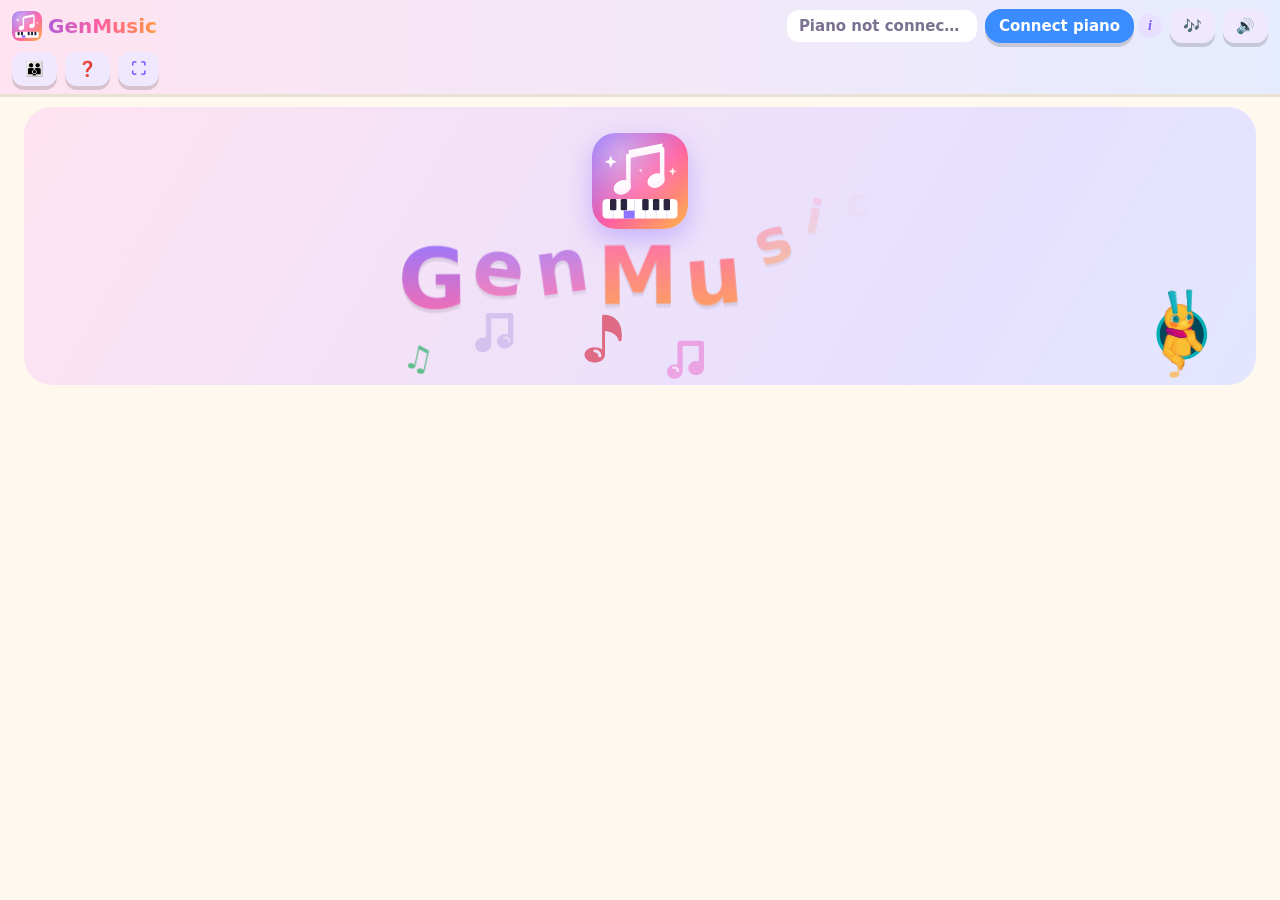
<file: index.html>
<!doctype html>
<html lang="en">
<head>
<meta charset="utf-8">
<meta name="app-version" content="20261128085440" data-updated="2026-11-28T08:54:40Z">
<meta name="viewport" content="width=device-width,initial-scale=1">
<meta name="theme-color" content="#7b5cff">
<title>GenMusic</title>
<link rel="manifest" href="manifest.webmanifest">
<link rel="icon" href="icon.svg" type="image/svg+xml">
<link rel="apple-touch-icon" href="icon-192.png">
<link rel="stylesheet" href="style.css?v=20261128085440">
</head>
<body>
<header>
  <h1 id="appTitle" class="brandhome" title="Home"><img src="icon.svg" alt="" class="brandimg">GenMusic</h1>
  <button id="playerChip" class="ghost small brandhome"></button>
  <span class="tabs" id="tabs">
    <button data-screen="library" class="active">📚 Library</button>
    <button data-screen="practice">🎹 Practice</button>
    <button data-screen="game" id="gameTab">🎮 Game 🔒</button>
    <button data-screen="stickers">⭐ Stickers</button>
  </span>
  <span class="spacer"></span>
  <span id="streakPill" class="pill">🔥 0</span>
  <span id="status">Piano not connected</span>
  <button id="connectBtn">Connect piano</button>
  <button id="bgmBtn" class="ghost small">🎶</button>
  <button id="soundBtn" class="ghost small">🔈 Sound: off</button>
  <button id="parentBtn" class="ghost small" title="Grown-ups: hold for 3 seconds">👪</button>
  <button id="kbModeBtn" class="hidden">⌨️</button>
  <button id="helpBtn" class="ghost small" title="Getting started — how everything works">❓</button>
  <button id="fsBtn" class="ghost small" title="Full screen">⛶</button>
</header>
<main>
  <div class="card hidden" id="kbhelp">
    Computer keys: white <kbd>A</kbd><kbd>S</kbd><kbd>D</kbd><kbd>F</kbd><kbd>G</kbd><kbd>H</kbd><kbd>J</kbd><kbd>K</kbd><kbd>L</kbd><kbd>;</kbd><kbd>'</kbd>,
    black <kbd>W</kbd><kbd>E</kbd><kbd>T</kbd><kbd>Y</kbd><kbd>U</kbd><kbd>O</kbd><kbd>P</kbd>. <kbd>Z</kbd>/<kbd>X</kbd> octave down/up, <kbd>A</kbd> = <b id="kbBase">C4</b>.
    You can also tap the keys on screen.
  </div>

  <!-- LIBRARY -->
  <section class="screen active" id="screen-library">
    <div class="card row">
      <b class="big-label">Pick a piece</b><span class="lot hdr" data-lot="music-notes"></span>
      <span class="spacer"></span>
      <span id="todayTxt" class="muted"></span>
      <label class="button-like">➕ Add a piece<input type="file" id="importFile" accept=".musicxml,.xml,.mxl,.mid,.midi" hidden></label>
    </div>
    <div id="libList"></div>
    <p id="updatedTxt" class="muted small-print" style="text-align:center"></p>
    <div id="recList"></div>
    <p class="muted small-print" id="credits"></p>
  </section>

  <!-- PRACTICE -->
  <section class="screen" id="screen-practice">
    <div class="card toolbar row">
      <div class="titleblock"><p id="pieceTitle"></p><span id="progressTxt" class="muted"></span></div>
      <span class="seg row" id="handSeg">
        <button data-hand="R" class="small">Right</button>
        <button data-hand="both" class="small">Both</button>
        <button data-hand="L" class="small">Left</button>
      </span>
      <label class="muted">Bars <input type="number" id="barFrom" min="1" value="1">–<input type="number" id="barTo" min="1" value="1"></label>
      <input type="checkbox" id="loopChk" hidden>
      <span class="spacer"></span>
      <button id="metroBtn" class="ghost small">🥁 Metronome</button>
      <button id="recBtn" class="ghost small">🎙 Record</button>
      <span class="btngrp"><button id="listenBtn" class="ghost small">▶ Listen</button>
      <button id="repeatBtn" class="ghost small" aria-pressed="false" title="Start again from the beginning, over and over">🔁 Repeat</button></span>
      <button id="restartBtn" class="ghost small" title="Start again from the first bar">↺</button>
      <button id="zoomOut" class="ghost small" title="Smaller music">A−</button>
      <button id="zoomIn" class="ghost small" title="Bigger music">A+</button>
    </div>
    <div id="metroPanel" class="metropanel card hidden" role="dialog" aria-label="Metronome">
      <div class="row mhead"><b>🥁 Metronome</b><span class="spacer"></span><button id="metroClose" class="hp-x" aria-label="Close">✕</button></div>
      <div class="row" style="justify-content:center"><span id="metroSig" class="badge"></span></div>
      <div id="metroDots" class="dots"></div>
      <div class="row bpmrow"><button id="mMinus" class="ghost">−</button><div class="bpm"><span id="mBpm">100</span><small id="mUnit"></small></div><button id="mPlus" class="ghost">+</button></div>
      <input type="range" id="mSlider" min="30" max="240" aria-label="Tempo">
      <div class="row"><button class="ghost small" data-pct="50">50%</button><button class="ghost small" data-pct="75">75%</button><button class="ghost small" data-pct="100" title="Back to the speed in the music">Song</button><button class="ghost small" id="mTap">👆 Tap</button></div>
      <div class="row"><label class="muted">Beats per bar <select id="mBeats"></select></label><label class="muted"><input type="checkbox" id="mAccent">Accent beat 1</label></div>
      <div class="row"><label class="muted">Sound <select id="mSound"><option value="drum">🥁 Drum</option><option value="wood">🪵 Woodblock</option><option value="tick">🖌️ Soft tick</option></select></label></div>
      <div class="row"><label class="muted">Volume <input type="range" id="mVol" min="0" max="100"></label><span class="spacer"></span><button id="mStart">▶ Start</button></div>
      <p class="muted small-print" id="mNote"></p>
    </div>
    <div class="card sheetcard" id="sheetCard"><div id="cheer"></div><div id="sheet"></div></div>
    <div class="rollwrap hidden" id="rollWrap"><div id="cheer2"></div><canvas id="rollCanvas"></canvas></div>
  </section>

  <!-- STICKERS -->
  <section class="screen" id="screen-home">
    <div class="hero">
      <div class="lot heroNotes" data-lot="music-notes"></div>
      <img src="icon.svg" alt="" class="heroIcon">
      <h1 class="logo" id="logo">GenMusic</h1>
      <p class="tag">Play, learn and collect stars 🎶</p>
      <p class="taphint">🎵 Tap anywhere to start the music</p>
      <div class="lot heroBuddy" data-lot="buddy"></div>
    </div>
    <h2 class="who">Who's playing?</h2>
    <div class="players" id="playerList"></div>
  </section>
  <section class="screen" id="screen-stickers"><div id="stickerBody"></div></section>

  <!-- PARENT -->
  <section class="screen" id="screen-parent">
    <div class="card row"><b class="big-label">👪 Parent screen</b><span class="spacer"></span><button class="ghost small" id="parentClose">✕ Close</button></div>
    <div id="parentBody"></div>
  </section>

  <!-- GAME -->
  <section class="screen" id="screen-game">
    <div class="card" id="lockCard"><div id="lockMsg">🔒 Finish one piece in <b>Practice</b> today to unlock the game!</div></div>
    <div class="card hidden" id="gameCard">
      <div class="row">
        <b id="gameTitle" class="big-label"></b>
        <span class="spacer"></span>
        <span class="seg row" id="gHandSeg">
          <button data-hand="R" class="small">Right</button>
          <button data-hand="both" class="small">Both</button>
          <button data-hand="L" class="small">Left</button>
        </span>
        <span class="seg row" id="speedSeg">
          <button data-speed="slow" class="small">🐢 Slow</button>
          <button data-speed="medium" class="small">🐇 Medium</button>
          <button data-speed="fast" class="small">🚀 Full speed</button>
        </span>
        <span class="btngrp"><button id="gZoomOut" class="ghost small" title="Smaller music">A−</button><button id="gZoomIn" class="ghost small" title="Bigger music">A+</button></span>
        <button id="startGameBtn">▶ Start</button>
      </div>
      <div id="gameHud"><span>Score: <b id="hudScore">0</b></span><span>Combo: <b id="hudCombo">0</b></span><span id="hudMsg"></span></div>
    </div>
  </section>

  <div class="card kbcard" id="kbCard">
    <canvas id="gameCanvas" class="hidden"></canvas>
    <div class="kbrow"><div class="kbend" id="kbLo"></div><div class="kb" id="kb"></div><div class="kbend" id="kbHi"></div></div>
  </div>
</main>

<div id="modal"><div class="box" id="modalBox"></div></div>
<canvas id="confetti"></canvas>
<div id="loading" class="hidden">Loading music…</div>

<script src="vendor/opensheetmusicdisplay.min.js?v=20261128085440"></script>
<script src="app.js?v=20261128085440"></script>
<script src="progress.js?v=20261128085440"></script>
<script src="metronome.js?v=20261128085440"></script>
<script src="help.js?v=20261128085440"></script>
<script src="vendor/gsap.min.js?v=20261128085440"></script>
<script src="celebrate.js?v=20261128085440"></script>
<script src="anims.js?v=20261128085440"></script>
<script src="home.js?v=20261128085440"></script>
<script src="bgm.js?v=20261128085440"></script>
<script src="chars.js?v=20261128085440"></script>
</body>
</html>
</file>
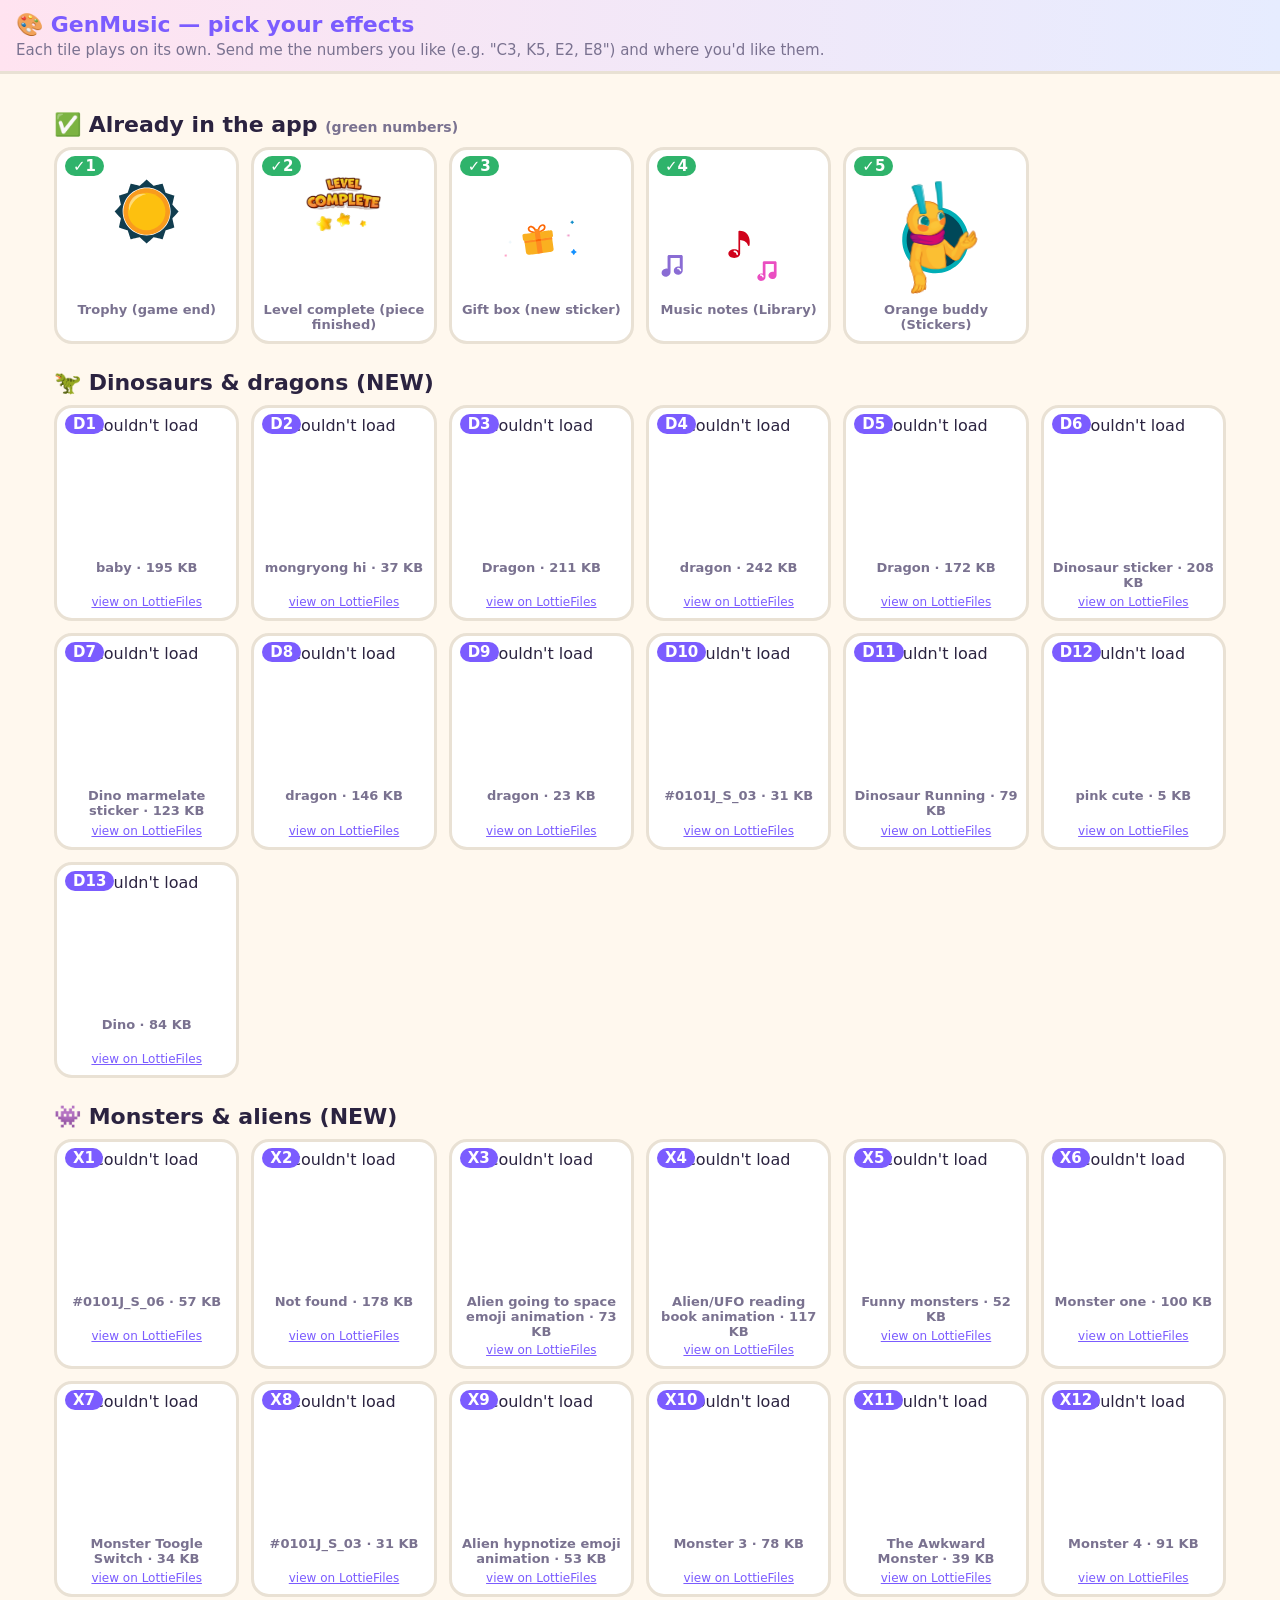
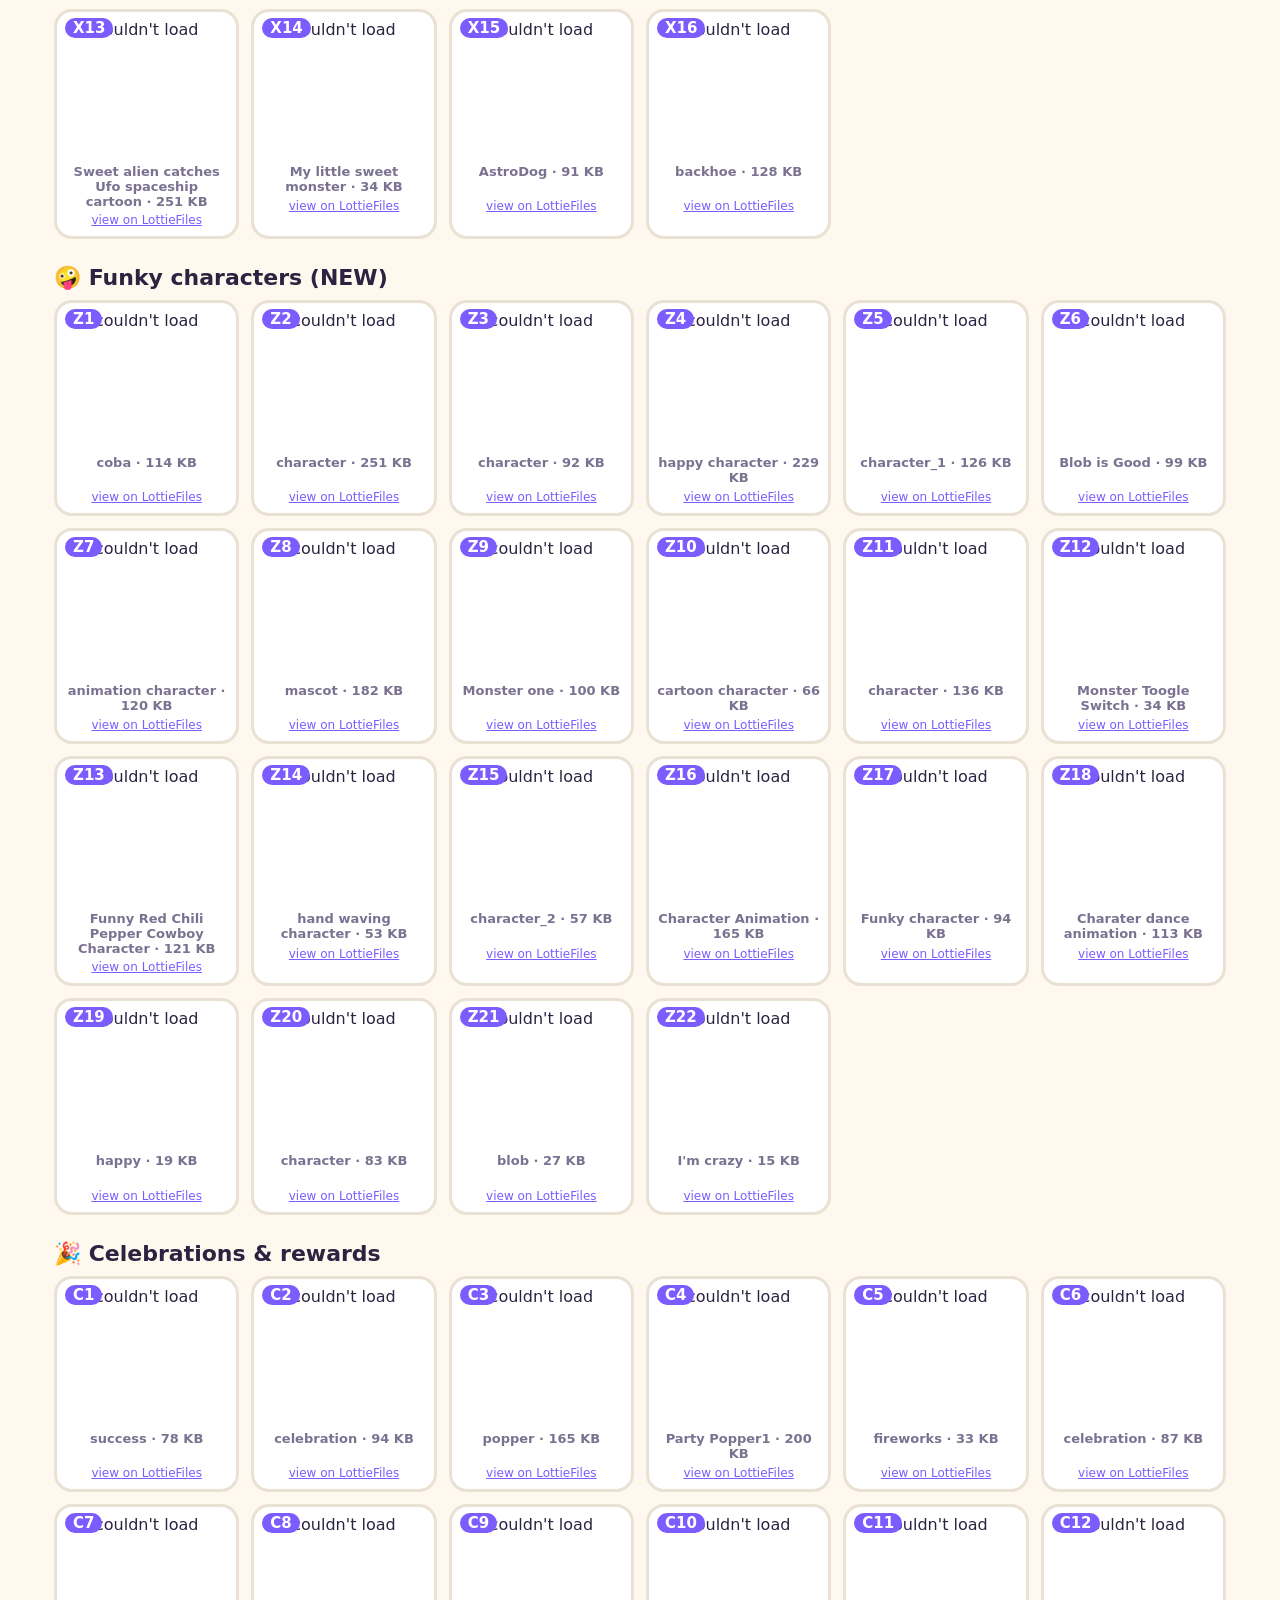
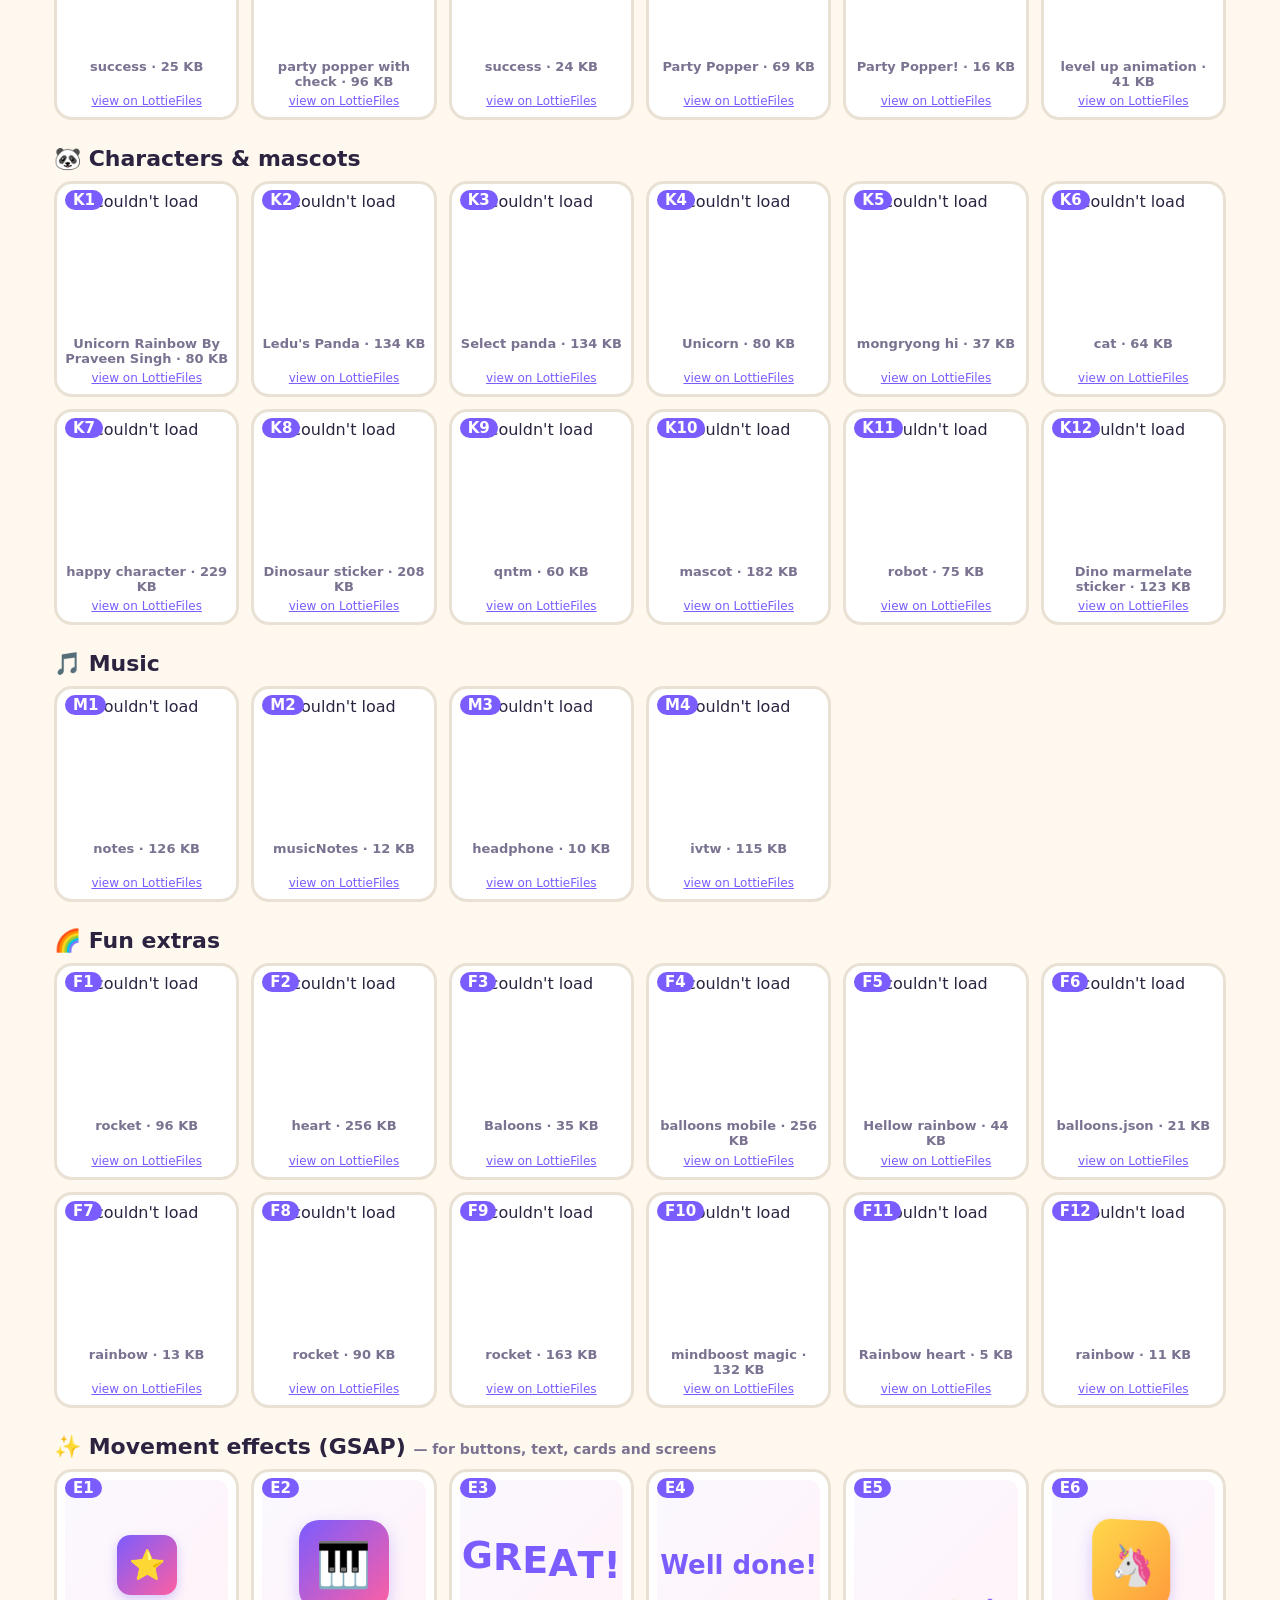
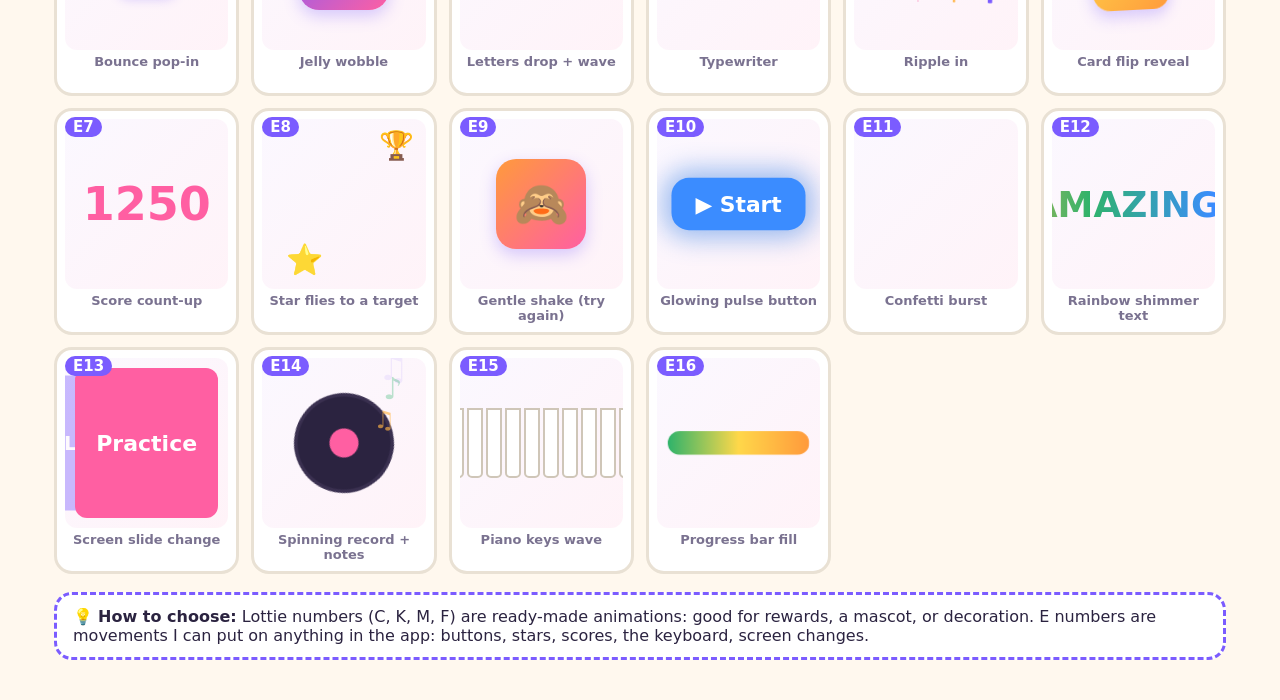
<file: gallery.html>
<!doctype html><html lang="en"><head><meta charset="utf-8"><meta name="viewport" content="width=device-width,initial-scale=1">
<title>GenMusic — pick your effects</title><link rel="icon" href="icon.svg">
<style>
:root{--ink:#2b2340;--muted:#7a7290;--purple:#7b5cff;--pink:#ff5fa2;--line:#e9e1d4}
*{box-sizing:border-box}body{margin:0;background:#fff8ee;color:var(--ink);font-family:"Nunito","Segoe UI Rounded","Segoe UI",system-ui,sans-serif}
header{position:sticky;top:0;z-index:5;background:linear-gradient(90deg,#ffe3f0,#e6ecff);padding:12px 16px;border-bottom:3px solid var(--line)}
header h1{margin:0;font-size:22px;color:var(--purple)}header p{margin:4px 0 0;font-size:15px;color:var(--muted)}
main{padding:12px 14px 40px;max-width:1200px;margin:0 auto}
h2{margin:26px 0 10px;font-size:22px}h2 small{font-size:14px;color:var(--muted);font-weight:600}
.grid{display:grid;grid-template-columns:repeat(auto-fill,minmax(160px,1fr));gap:12px}
.tile{background:#fff;border:3px solid var(--line);border-radius:18px;padding:8px;text-align:center;position:relative}
.tile .id{position:absolute;top:6px;left:8px;background:var(--purple);color:#fff;font-weight:900;border-radius:10px;padding:1px 8px;font-size:15px;z-index:2}
.tile.used .id{background:#2fb36b}
.tile .lot{width:100%;height:140px}
.tile .cap{font-size:13px;font-weight:700;color:var(--muted);margin-top:4px;min-height:2.4em}
.tile a{color:var(--purple);font-size:12px}
.fx{height:170px;display:flex;align-items:center;justify-content:center;overflow:hidden;position:relative;border-radius:12px;background:linear-gradient(135deg,#fbf8ff,#fff3f8)}
.fx .card{width:90px;height:90px;border-radius:20px;background:linear-gradient(135deg,#7b5cff,#ff5fa2);display:flex;align-items:center;justify-content:center;font-size:44px;color:#fff;box-shadow:0 6px 16px rgba(123,92,255,.3)}
.fx .word{font-size:38px;font-weight:900;color:var(--purple)}.fx .word span{display:inline-block}
.fx .mini{display:grid;grid-template-columns:repeat(4,30px);gap:6px}.fx .mini i{display:block;width:30px;height:30px;border-radius:8px;background:#ffb547}
.fx .mini i:nth-child(3n){background:#7b5cff}.fx .mini i:nth-child(3n+1){background:#ff5fa2}
.fx .num{font-size:46px;font-weight:900;color:var(--pink)}
.fx .keys{display:flex;gap:3px}.fx .keys b{width:16px;height:70px;background:#fff;border:2px solid #cfc6b8;border-radius:0 0 5px 5px}
.fx .bar{width:80%;height:22px;border-radius:12px;background:#eee;overflow:hidden}.fx .bar i{display:block;height:100%;width:0;background:linear-gradient(90deg,#2fb36b,#ffd84a,#ff9a3c)}
.fx .btn{padding:12px 22px;border-radius:16px;background:#3b8cff;color:#fff;font-weight:900;font-size:20px}
.fx .rainbow{font-size:36px;font-weight:900;background:linear-gradient(90deg,#ff5fa2,#ffb547,#2fb36b,#3b8cff,#7b5cff,#ff5fa2);background-size:300% 100%;-webkit-background-clip:text;background-clip:text;color:transparent}
.fx .vinyl{width:100px;height:100px;border-radius:50%;background:radial-gradient(circle,#ff5fa2 0 14px,#2b2340 15px 46px,#3a3050 47px 50px);position:relative}
.fx .p{position:absolute;width:9px;height:9px;border-radius:3px}
.fx .star{position:absolute;font-size:30px}
.fx .panel{position:absolute;inset:10px;border-radius:12px;display:flex;align-items:center;justify-content:center;font-size:22px;font-weight:900;color:#fff}
.howto{background:#fff;border:3px dashed var(--purple);border-radius:18px;padding:12px 16px;margin-top:18px;font-size:16px}
</style></head><body>
<header><h1>🎨 GenMusic — pick your effects</h1><p>Each tile plays on its own. Send me the numbers you like (e.g. "C3, K5, E2, E8") and where you'd like them.</p></header>
<main>
<h2>✅ Already in the app <small>(green numbers)</small></h2><div class="grid" id="used"></div>
<div id="lottie"></div>
<h2>✨ Movement effects (GSAP) <small>— for buttons, text, cards and screens</small></h2><div class="grid" id="fxgrid"></div>
<div class="howto">💡 <b>How to choose:</b> Lottie numbers (C, K, M, F) are ready-made animations: good for rewards, a mascot, or decoration.
E numbers are movements I can put on anything in the app: buttons, stars, scores, the keyboard, screen changes.</div>
</main>
<script src="vendor/lottie_light.min.js"></script><script src="vendor/gsap.min.js"></script>
<script>
const USED = [["trophy", "Trophy (game end)"], ["level-complete", "Level complete (piece finished)"], ["gift", "Gift box (new sticker)"], ["music-notes", "Music notes (Library)"], ["buddy", "Orange buddy (Stickers)"]], ITEMS = [{"h": "🦖 Dinosaurs & dragons (NEW)"}, {"id": "D1", "json": "https://assets-v2.lottiefiles.com/a/8955b530-1162-11ee-930e-c7cead07e802/nGDvVsaON4.json", "url": "https://lottiefiles.com/animations/baby-50RWQ0sJYi", "kb": 195, "name": "baby", "dur": 7.0}, {"id": "D2", "json": "https://assets-v2.lottiefiles.com/a/a559bc96-1161-11ee-944d-0bf88e98291d/VoARKt4s9C.json", "url": "https://lottiefiles.com/animations/mongryong-hi-5LjIBBaqFC", "kb": 37, "name": "mongryong hi", "dur": 2.4}, {"id": "D3", "json": "https://assets-v2.lottiefiles.com/a/9c6185fc-116f-11ee-8e6a-f3e0ee84cc7c/7I6mpgQOj7.json", "url": "https://lottiefiles.com/animations/dragon-n8NAAea7cH", "kb": 211, "name": "Dragon", "dur": 2.9}, {"id": "D4", "json": "https://assets-v2.lottiefiles.com/a/2c589fe0-1172-11ee-8309-f79a3fadce10/fpR42ESzvr.json", "url": "https://lottiefiles.com/animations/dragon-GfNrNJz9eQ", "kb": 242, "name": "dragon", "dur": 5.0}, {"id": "D5", "json": "https://assets-v2.lottiefiles.com/a/db4a4c72-1127-11f0-9ffb-c74bdbb30203/tWIDzsn25J.json", "url": "https://lottiefiles.com/animations/dragon-ZZ03RS9vv0", "kb": 172, "name": "Dragon", "dur": 7.1}, {"id": "D6", "json": "https://assets-v2.lottiefiles.com/a/db45bf3e-118a-11ee-8ffa-47b3928722f1/BocwaNPm9P.json", "url": "https://lottiefiles.com/animations/dinosaur-sticker-hBbxmH4ri2", "kb": 208, "name": "Dinosaur sticker", "dur": 3.0}, {"id": "D7", "json": "https://assets-v2.lottiefiles.com/a/14d0cae6-6375-11ee-844b-1b4f7e2bbfc4/tU5C7Adjr8.json", "url": "https://lottiefiles.com/animations/dino-marmelate-sticker-n9hempvUJ2", "kb": 123, "name": "Dino marmelate sticker", "dur": 3.0}, {"id": "D8", "json": "https://assets-v2.lottiefiles.com/a/2dda673a-116e-11ee-954c-afb3fe0caa4e/HNCqbSmh2X.json", "url": "https://lottiefiles.com/animations/dragon-wJRXNCGrxh", "kb": 146, "name": "dragon", "dur": 2.0}, {"id": "D9", "json": "https://assets-v2.lottiefiles.com/a/6fccac1c-22a9-47a0-bb9d-553f347d39ae/qyxoaq19g0.json", "url": "https://lottiefiles.com/animations/frame-1-qyxoaq19g0", "kb": 23, "name": "dragon", "dur": 2.0}, {"id": "D10", "json": "https://assets-v2.lottiefiles.com/a/e8eeb614-1184-11ee-8ee3-eb5ae78eccbe/9A3Wqb7nzc.json", "url": "https://lottiefiles.com/animations/0101j-s-03-efzBWL3gc5", "kb": 31, "name": "#0101J_S_03", "dur": 0.8}, {"id": "D11", "json": "https://assets-v2.lottiefiles.com/a/b84671a0-1189-11ee-8089-ff805eaeb60e/2GAe3bLqQz.json", "url": "https://lottiefiles.com/animations/dinosaur-running-xHaKfzjT4A", "kb": 79, "name": "Dinosaur Running", "dur": 3.0}, {"id": "D12", "json": "https://assets-v2.lottiefiles.com/a/29bab482-1161-11ee-bd76-67e53b21b7b2/deTGTd2AED.json", "url": "https://lottiefiles.com/animations/pink-cute-fOGGDmarKL", "kb": 5, "name": "pink cute", "dur": 1.5}, {"id": "D13", "json": "https://assets-v2.lottiefiles.com/a/20dfdd6c-1173-11ee-8312-d7e869290c2f/6kFJafrOtQ.json", "url": "https://lottiefiles.com/animations/dino-v3Hi5jwgp6", "kb": 84, "name": "Dino", "dur": 1.7}, {"h": "👾 Monsters & aliens (NEW)"}, {"id": "X1", "json": "https://assets-v2.lottiefiles.com/a/e8f3085e-1184-11ee-8ee7-0f32f0522df5/q00mK5lhCU.json", "url": "https://lottiefiles.com/animations/0101j-s-06-z1PyWzTAG1", "kb": 57, "name": "#0101J_S_06", "dur": 3.0}, {"id": "X2", "json": "https://assets-v2.lottiefiles.com/a/896c01ce-1189-11ee-8b7a-4f01b008a92a/KVlbGRernb.json", "url": "https://lottiefiles.com/animations/not-found-hzz5ZsXlAn", "kb": 178, "name": "Not found", "dur": 6.0}, {"id": "X3", "json": "https://assets-v2.lottiefiles.com/a/acac5852-117d-11ee-bffe-2f897abf955d/3FmHWUFx5b.json", "url": "https://lottiefiles.com/animations/alien-going-to-space-emoji-animation-ltodGJkXwP", "kb": 73, "name": "Alien going to space emoji animation", "dur": 2.4}, {"id": "X4", "json": "https://assets-v2.lottiefiles.com/a/acae1e94-117d-11ee-bfff-17aa28371a59/33MzVElhNl.json", "url": "https://lottiefiles.com/animations/alienufo-reading-book-animation-YJwiBe5wTH", "kb": 117, "name": "Alien/UFO reading book animation", "dur": 4.2}, {"id": "X5", "json": "https://assets-v2.lottiefiles.com/a/84574b66-19c1-11f0-bd09-27f1ed6d7e85/N42ZTvoBkm.json", "url": "https://lottiefiles.com/animations/funny-monsters-2WkDND3mPA", "kb": 52, "name": "Funny monsters", "dur": 2.5}, {"id": "X6", "json": "https://assets-v2.lottiefiles.com/a/a92358e4-1172-11ee-9405-932eb4009b68/fa1zW0toE8.json", "url": "https://lottiefiles.com/animations/monster-one-FUASzMCjMQ", "kb": 100, "name": "Monster one", "dur": 5.1}, {"id": "X7", "json": "https://assets-v2.lottiefiles.com/a/39edce22-1164-11ee-ab8f-4bb4565dd377/xfDU3KpCkw.json", "url": "https://lottiefiles.com/animations/monster-toogle-switch-sI4qFJn7tr", "kb": 34, "name": "Monster Toogle Switch", "dur": 2.0}, {"id": "X8", "json": "https://assets-v2.lottiefiles.com/a/e8eeb614-1184-11ee-8ee3-eb5ae78eccbe/9A3Wqb7nzc.json", "url": "https://lottiefiles.com/animations/0101j-s-03-efzBWL3gc5", "kb": 31, "name": "#0101J_S_03", "dur": 0.8}, {"id": "X9", "json": "https://assets-v2.lottiefiles.com/a/ad77a2e6-117d-11ee-b850-176cf711997f/WHLNcICLZH.json", "url": "https://lottiefiles.com/animations/alien-hypnotize-emoji-animation-iZyf2xeKRv", "kb": 53, "name": "Alien hypnotize emoji animation", "dur": 2.0}, {"id": "X10", "json": "https://assets-v2.lottiefiles.com/a/a925360a-1172-11ee-9407-53f9bb2c3ec9/ZWZTAh1lEc.json", "url": "https://lottiefiles.com/animations/monster-3-8lxe1beunX", "kb": 78, "name": "Monster 3", "dur": 2.9}, {"id": "X11", "json": "https://assets-v2.lottiefiles.com/a/0fe7df16-1167-11ee-855d-4f07bb03c1a0/ie9u3f0PR5.json", "url": "https://lottiefiles.com/animations/the-awkward-monster-0s4MPOdQOy", "kb": 39, "name": "The Awkward Monster", "dur": 3.6}, {"id": "X12", "json": "https://assets-v2.lottiefiles.com/a/a926d80c-1172-11ee-9408-c397ab6fd3a5/xAoFpWVdsT.json", "url": "https://lottiefiles.com/animations/monster-4-bO4LhAqMhA", "kb": 91, "name": "Monster 4", "dur": 3.0}, {"id": "X13", "json": "https://assets-v2.lottiefiles.com/a/7358bb98-e446-11ef-93c8-c30cc79f30a6/Nc7IzvNOTY.json", "url": "https://lottiefiles.com/animations/sweet-alien-catches-ufo-spaceship-cartoon-lQqc43UWNY", "kb": 251, "name": "Sweet alien catches Ufo spaceship cartoon", "dur": 4.7}, {"id": "X14", "json": "https://assets-v2.lottiefiles.com/a/93250efe-117a-11ee-b8c9-dbf8dc6e5bdb/9nnB6wOHD9.json", "url": "https://lottiefiles.com/animations/my-little-sweet-monster-EEr8wLZYKj", "kb": 34, "name": "My little sweet monster", "dur": 3.0}, {"id": "X15", "json": "https://assets-v2.lottiefiles.com/a/12c60d10-116d-11ee-9178-73ce903cd60b/Fdhb52nK1A.json", "url": "https://lottiefiles.com/animations/astrodog-hWsAstU6M0", "kb": 91, "name": "AstroDog", "dur": 0.8}, {"id": "X16", "json": "https://assets-v2.lottiefiles.com/a/a67bca20-9953-4979-9125-6b4962e49cc6/SK6dH2bZh0.json", "url": "https://lottiefiles.com/animations/backhoe-SK6dH2bZh0", "kb": 128, "name": "backhoe", "dur": 6.0}, {"h": "🤪 Funky characters (NEW)"}, {"id": "Z1", "json": "https://assets-v2.lottiefiles.com/a/21b123ea-1173-11ee-83b6-27632882de3c/nT2zPNrBDw.json", "url": "https://lottiefiles.com/animations/coba-72jmdvJlo6", "kb": 114, "name": "coba", "dur": 10.0}, {"id": "Z2", "json": "https://assets-v2.lottiefiles.com/a/826fe9f8-1184-11ee-8d21-e7d98a27c914/hYLLq0CzkM.json", "url": "https://lottiefiles.com/animations/character-8v0jXHgggV", "kb": 251, "name": "character", "dur": 3.0}, {"id": "Z3", "json": "https://assets-v2.lottiefiles.com/a/8273f59f-02a4-4fce-b98a-30d20bd75670/NWvdliKOMS.json", "url": "https://lottiefiles.com/animations/fokus-final-konusmasi-NWvdliKOMS", "kb": 92, "name": "character", "dur": 7.0}, {"id": "Z4", "json": "https://assets-v2.lottiefiles.com/a/662b5741-5d4d-4245-b2c8-b53da30e3aad/t8FswYxK2M.json", "url": "https://lottiefiles.com/animations/zubulig-koltukta-sevincli-t8FswYxK2M", "kb": 229, "name": "happy character", "dur": 5.0}, {"id": "Z5", "json": "https://assets-v2.lottiefiles.com/a/baea109a-117c-11ee-b9a4-cb271da2e285/Dr5adziCqp.json", "url": "https://lottiefiles.com/animations/character-1-GPCR2VKiy6", "kb": 126, "name": "character_1", "dur": 3.3}, {"id": "Z6", "json": "https://assets-v2.lottiefiles.com/a/86077370-116f-11ee-b35b-7b028acd6991/ny4vi62ZqX.json", "url": "https://lottiefiles.com/animations/blob-is-good-4OF9jsxbHu", "kb": 99, "name": "Blob is Good", "dur": 5.0}, {"id": "Z7", "json": "https://assets-v2.lottiefiles.com/a/c9903c90-1173-11ee-a8f2-13dfc13359a7/bOC12TItuR.json", "url": "https://lottiefiles.com/animations/animation-character-KTW8CjajvY", "kb": 120, "name": "animation character", "dur": 4.0}, {"id": "Z8", "json": "https://assets-v2.lottiefiles.com/a/74974229-6b65-4edb-b6f4-facc851a05df/HtezskwNdJ.json", "url": "https://lottiefiles.com/animations/zubulig-sevinc-HtezskwNdJ", "kb": 182, "name": "mascot", "dur": 1.7}, {"id": "Z9", "json": "https://assets-v2.lottiefiles.com/a/a92358e4-1172-11ee-9405-932eb4009b68/fa1zW0toE8.json", "url": "https://lottiefiles.com/animations/monster-one-FUASzMCjMQ", "kb": 100, "name": "Monster one", "dur": 5.1}, {"id": "Z10", "json": "https://assets-v2.lottiefiles.com/a/6b16855a-b834-4017-9b5c-b8c7dfafa0dd/kt7pyD16k0.json", "url": "https://lottiefiles.com/animations/szlc-kt7pyD16k0", "kb": 66, "name": "cartoon character", "dur": 4.2}, {"id": "Z11", "json": "https://assets-v2.lottiefiles.com/a/5cfd4d42-1179-11ee-a313-fbc6ec6ba678/oyiKlWBUd3.json", "url": "https://lottiefiles.com/animations/character-rlZTuCV7VL", "kb": 136, "name": "character", "dur": 2.4}, {"id": "Z12", "json": "https://assets-v2.lottiefiles.com/a/39edce22-1164-11ee-ab8f-4bb4565dd377/xfDU3KpCkw.json", "url": "https://lottiefiles.com/animations/monster-toogle-switch-sI4qFJn7tr", "kb": 34, "name": "Monster Toogle Switch", "dur": 2.0}, {"id": "Z13", "json": "https://assets-v2.lottiefiles.com/a/55cf6e18-5c28-4d6c-9886-1cfcf47251ba/89rk0XpamU.json", "url": "https://lottiefiles.com/animations/funny-red-chili-pepper-cowboy-character-89rk0XpamU", "kb": 121, "name": "Funny Red Chili Pepper Cowboy Character ", "dur": 1.3}, {"id": "Z14", "json": "https://assets-v2.lottiefiles.com/a/1cf435f6-4a5f-11ef-9f47-277b059750c7/NweNnrzdx0.json", "url": "https://lottiefiles.com/animations/hand-waving-character-6UhGHKshYN", "kb": 53, "name": "hand waving character", "dur": 3.0}, {"id": "Z15", "json": "https://assets-v2.lottiefiles.com/a/baeaf35c-117c-11ee-b9a5-3b8903ce99d0/x3R7rqcnuj.json", "url": "https://lottiefiles.com/animations/character-2-qF97HNLgH2", "kb": 57, "name": "character_2", "dur": 3.3}, {"id": "Z16", "json": "https://assets-v2.lottiefiles.com/a/89720036-1177-11ee-84db-171e493b1397/ZI4uKrPx64.json", "url": "https://lottiefiles.com/animations/character-animation-swm8Ipz4zY", "kb": 165, "name": "Character Animation", "dur": 2.5}, {"id": "Z17", "json": "https://assets-v2.lottiefiles.com/a/b5d4eb20-118b-11ee-a806-fb7ccf649b8d/bLC7lMw6iN.json", "url": "https://lottiefiles.com/animations/funky-character-WDLCkoFbFw", "kb": 94, "name": "Funky character", "dur": 6.0}, {"id": "Z18", "json": "https://assets-v2.lottiefiles.com/a/59bec24c-117d-11ee-a13d-f367ae00010a/YuVWhDJFfO.json", "url": "https://lottiefiles.com/animations/charater-dance-animation-Gh5Y9g6TPx", "kb": 113, "name": "Charater dance animation", "dur": 5.0}, {"id": "Z19", "json": "https://assets-v2.lottiefiles.com/a/26d8c2dc-1188-11ee-b97f-b3ca23f217c4/lKPys9PuMu.json", "url": "https://lottiefiles.com/animations/happy-JTpJTsaA4m", "kb": 19, "name": "happy", "dur": 2.0}, {"id": "Z20", "json": "https://assets-v2.lottiefiles.com/a/b6d97a09-814d-4903-8481-d1054f600f06/GCcV3MQTnT.json", "url": "https://lottiefiles.com/animations/erik-5-GCcV3MQTnT", "kb": 83, "name": "character", "dur": 3.0}, {"id": "Z21", "json": "https://assets-v2.lottiefiles.com/a/2d8c8e94-1168-11ee-86cb-6f69aee84736/K2MOcddbiD.json", "url": "https://lottiefiles.com/animations/blob-bndt0IJC7r", "kb": 27, "name": "blob", "dur": 4.0}, {"id": "Z22", "json": "https://assets-v2.lottiefiles.com/a/a5ab3ae0-117e-11ee-bad6-5fe323bf1776/Z8jz4e8Kr2.json", "url": "https://lottiefiles.com/animations/im-crazy-ENhueRBRQt", "kb": 15, "name": "I'm crazy", "dur": 1.3}, {"h": "🎉 Celebrations & rewards"}, {"id": "C1", "json": "https://assets-v2.lottiefiles.com/a/f5ddf9bc-1165-11ee-8072-d3d0bddd396e/NNUIlM7QSg.json", "url": "https://lottiefiles.com/animations/success-OBTLRDEdFB", "kb": 78, "name": "success", "dur": 6.0}, {"id": "C2", "json": "https://assets-v2.lottiefiles.com/a/757bb166-6880-11ee-a5fd-33703e45264b/phBiBWEcUk.json", "url": "https://lottiefiles.com/animations/celebration-PH71hi6Je5", "kb": 94, "name": "celebration", "dur": 5.0}, {"id": "C3", "json": "https://assets-v2.lottiefiles.com/a/ed409a5a-f979-11ef-82e7-cb183bca62d2/ev3fWo0824.json", "url": "https://lottiefiles.com/animations/popper-OEzmYxXPEa", "kb": 165, "name": "popper", "dur": 3.7}, {"id": "C4", "json": "https://assets-v2.lottiefiles.com/a/1296fa02-116d-11ee-9149-f7a48ce3aba3/wNNue3edR8.json", "url": "https://lottiefiles.com/animations/party-popper1-qCDtgIf7gU", "kb": 200, "name": "Party Popper1", "dur": 1.5}, {"id": "C5", "json": "https://assets-v2.lottiefiles.com/a/736bd464-117d-11ee-80b6-077af2e670f9/6XR4ouHrob.json", "url": "https://lottiefiles.com/animations/fireworks-3QcFnID3hW", "kb": 33, "name": "fireworks", "dur": 5.0}, {"id": "C6", "json": "https://assets-v2.lottiefiles.com/a/0e1ccb6a-4f2e-4453-9cab-0c0b9872ba25/WJFPtJuBxb.json", "url": "https://lottiefiles.com/animations/goal-xd-WJFPtJuBxb", "kb": 87, "name": "celebration", "dur": 3.0}, {"id": "C7", "json": "https://assets-v2.lottiefiles.com/a/43de921f-4962-4bff-8b2b-7e204cc48920/9tJXqrknJj.json", "url": "https://lottiefiles.com/animations/coplete-9tJXqrknJj", "kb": 25, "name": "success", "dur": 1.0}, {"id": "C8", "json": "https://assets-v2.lottiefiles.com/a/170ddc2a-679a-4fb6-ad74-c38fdff8f583/vGGwceGP61.json", "url": "https://lottiefiles.com/animations/party-popper-with-check-animation-vGGwceGP61", "kb": 96, "name": "party popper with check", "dur": 5.0}, {"id": "C9", "json": "https://assets-v2.lottiefiles.com/a/a62b41fe-2601-4794-bd8e-4ed61b419cad/6CUBfSMrT4.json", "url": "https://lottiefiles.com/animations/untitled-file-6CUBfSMrT4", "kb": 24, "name": "success", "dur": 3.0}, {"id": "C10", "json": "https://assets-v2.lottiefiles.com/a/8def1bcf-e0a0-44d3-903f-f7d5bc00ab48/gPZtLyFXFI.json", "url": "https://lottiefiles.com/animations/party-popper-gPZtLyFXFI", "kb": 69, "name": "Party Popper", "dur": 2.5}, {"id": "C11", "json": "https://assets-v2.lottiefiles.com/a/e1539adc-1166-11ee-accb-df96032efdb9/rN8TS31JBO.json", "url": "https://lottiefiles.com/animations/party-popper-d5EaOntzTn", "kb": 16, "name": "Party Popper!", "dur": 2.7}, {"id": "C12", "json": "https://assets-v2.lottiefiles.com/a/0fa01668-1162-11ee-ab8e-0f2d7f1423a5/6HScI8D1rb.json", "url": "https://lottiefiles.com/animations/level-up-animation-7AlqyucjVZ", "kb": 41, "name": "level up animation", "dur": 1.7}, {"h": "🐼 Characters & mascots"}, {"id": "K1", "json": "https://assets-v2.lottiefiles.com/a/bb98e586-1170-11ee-a8e3-f3cdb3497c53/Fblv1KmRZz.json", "url": "https://lottiefiles.com/animations/unicorn-rainbow-by-praveen-singh-UsmzkRpMU0", "kb": 80, "name": "Unicorn Rainbow By Praveen Singh", "dur": 1.0}, {"id": "K2", "json": "https://assets-v2.lottiefiles.com/a/052c11ca-116a-11ee-89eb-4744719b3dfa/NNSofS3gZD.json", "url": "https://lottiefiles.com/animations/ledus-panda-wKwUaQiKXq", "kb": 134, "name": "Ledu's Panda", "dur": 2.5}, {"id": "K3", "json": "https://assets-v2.lottiefiles.com/a/7e9e17e0-1180-11ee-a8e1-4bf2795f1d8e/aaEX44cpwH.json", "url": "https://lottiefiles.com/animations/select-panda-t1ePq4JG8Z", "kb": 134, "name": "Select panda", "dur": 2.5}, {"id": "K4", "json": "https://assets-v2.lottiefiles.com/a/3970d61a-1164-11ee-ab25-abd77a63f387/zNfpJ3AeLE.json", "url": "https://lottiefiles.com/animations/unicorn-pmNznLM63G", "kb": 80, "name": "Unicorn", "dur": 1.0}, {"id": "K5", "json": "https://assets-v2.lottiefiles.com/a/a559bc96-1161-11ee-944d-0bf88e98291d/VoARKt4s9C.json", "url": "https://lottiefiles.com/animations/mongryong-hi-5LjIBBaqFC", "kb": 37, "name": "mongryong hi", "dur": 2.4}, {"id": "K6", "json": "https://assets-v2.lottiefiles.com/a/b3d9bc18-1151-11ee-93f6-e7f3497145d3/U05BFOTos9.json", "url": "https://lottiefiles.com/animations/cat-bZPwcVh8Jk", "kb": 64, "name": "cat", "dur": 2.0}, {"id": "K7", "json": "https://assets-v2.lottiefiles.com/a/662b5741-5d4d-4245-b2c8-b53da30e3aad/t8FswYxK2M.json", "url": "https://lottiefiles.com/animations/zubulig-koltukta-sevincli-t8FswYxK2M", "kb": 229, "name": "happy character", "dur": 5.0}, {"id": "K8", "json": "https://assets-v2.lottiefiles.com/a/db45bf3e-118a-11ee-8ffa-47b3928722f1/BocwaNPm9P.json", "url": "https://lottiefiles.com/animations/dinosaur-sticker-hBbxmH4ri2", "kb": 208, "name": "Dinosaur sticker", "dur": 3.0}, {"id": "K9", "json": "https://assets-v2.lottiefiles.com/a/74db2444-116e-11ee-bc32-eb7246c438f4/f1r9Ng0ane.json", "url": "https://lottiefiles.com/animations/qntm-wgwE67zxuT", "kb": 60, "name": "qntm", "dur": 2.3}, {"id": "K10", "json": "https://assets-v2.lottiefiles.com/a/74974229-6b65-4edb-b6f4-facc851a05df/HtezskwNdJ.json", "url": "https://lottiefiles.com/animations/zubulig-sevinc-HtezskwNdJ", "kb": 182, "name": "mascot", "dur": 1.7}, {"id": "K11", "json": "https://assets-v2.lottiefiles.com/a/795b8120-1174-11ee-9f4e-976fceea3e2e/Gr3LtCevt0.json", "url": "https://lottiefiles.com/animations/robot-eUYlogMuda", "kb": 75, "name": "robot", "dur": 4.0}, {"id": "K12", "json": "https://assets-v2.lottiefiles.com/a/14d0cae6-6375-11ee-844b-1b4f7e2bbfc4/tU5C7Adjr8.json", "url": "https://lottiefiles.com/animations/dino-marmelate-sticker-n9hempvUJ2", "kb": 123, "name": "Dino marmelate sticker", "dur": 3.0}, {"h": "🎵 Music"}, {"id": "M1", "json": "https://assets-v2.lottiefiles.com/a/032c4c64-6cc8-4396-90c5-71f6d1ad0f85/Xx4RZkKrBl.json", "url": "https://lottiefiles.com/animations/sjyv7h3asm-Xx4RZkKrBl", "kb": 126, "name": "notes", "dur": 6.0}, {"id": "M2", "json": "https://assets-v2.lottiefiles.com/a/e3093366-117d-11ee-ba0c-073804836ec3/M2NCliyTtZ.json", "url": "https://lottiefiles.com/animations/musicnotes-uRKef4i3TM", "kb": 12, "name": "musicNotes", "dur": 4.7}, {"id": "M3", "json": "https://assets-v2.lottiefiles.com/a/448fdeae-1166-11ee-9666-577b6c9426e1/uxZBqKGs2P.json", "url": "https://lottiefiles.com/animations/headphone-OVPcCUwu5i", "kb": 10, "name": "headphone", "dur": 2.0}, {"id": "M4", "json": "https://assets-v2.lottiefiles.com/a/d271eb40-1170-11ee-b0fc-7b8a74eaecb4/N97GfH2ixE.json", "url": "https://lottiefiles.com/animations/ivtw-7TD7y5qBHm", "kb": 115, "name": "ivtw", "dur": 8.0}, {"h": "🌈 Fun extras"}, {"id": "F1", "json": "https://assets-v2.lottiefiles.com/a/0c6ccd74-1180-11ee-9372-2f504292ecc4/X1PJQJOT50.json", "url": "https://lottiefiles.com/animations/rocket-b5Mc9i7by7", "kb": 96, "name": "rocket", "dur": 8.0}, {"id": "F2", "json": "https://assets-v2.lottiefiles.com/a/e2e11444-4fca-4433-bf18-28355233e4c6/NzF9eVGp2C.json", "url": "https://lottiefiles.com/animations/copy-of-sd05awirw2-NzF9eVGp2C", "kb": 256, "name": "heart", "dur": 8.3}, {"id": "F3", "json": "https://assets-v2.lottiefiles.com/a/cdf9e538-1164-11ee-9afd-3f95783ebe18/EZioQUSiG6.json", "url": "https://lottiefiles.com/animations/baloons-AS8PDapFwx", "kb": 35, "name": "Baloons", "dur": 3.6}, {"id": "F4", "json": "https://assets-v2.lottiefiles.com/a/8481575a-1151-11ee-991d-6f0dbf928f12/OY5IzG1YCY.json", "url": "https://lottiefiles.com/animations/balloons-mobile-7KJiImjRtF", "kb": 256, "name": "balloons mobile", "dur": 12.0}, {"id": "F5", "json": "https://assets-v2.lottiefiles.com/a/46bf831a-1188-11ee-a145-3fb0d89dc529/LVIBgQbpZr.json", "url": "https://lottiefiles.com/animations/hellow-rainbow-Xt3Nw0MoLy", "kb": 44, "name": "Hellow rainbow", "dur": 3.3}, {"id": "F6", "json": "https://assets-v2.lottiefiles.com/a/217fd8ce-117f-11ee-98ff-77d7a83b6b8a/U5UMH7jaq0.json", "url": "https://lottiefiles.com/animations/balloonsjson-ouXZiVGiZf", "kb": 21, "name": "balloons.json", "dur": 4.8}, {"id": "F7", "json": "https://assets-v2.lottiefiles.com/a/d5f0035c-1151-11ee-b2d7-fb94ccfd8298/oW5IVC6wTc.json", "url": "https://lottiefiles.com/animations/rainbow-ntr48jB7NJ", "kb": 13, "name": "rainbow", "dur": 1.2}, {"id": "F8", "json": "https://assets-v2.lottiefiles.com/a/98773a66-f668-11ee-a7a1-774ab861e889/XMXxC1MbfU.json", "url": "https://lottiefiles.com/animations/rocket-6ze6ouxAwv", "kb": 90, "name": "rocket", "dur": 7.0}, {"id": "F9", "json": "https://assets-v2.lottiefiles.com/a/02c8ce8c-1188-11ee-b796-e76ceeb99c11/H2r1LiZ7zg.json", "url": "https://lottiefiles.com/animations/rocket-4ebDUjQGfL", "kb": 163, "name": "rocket", "dur": 6.0}, {"id": "F10", "json": "https://assets-v2.lottiefiles.com/a/19667b52-42e3-11ef-a4da-c7ce7c59d19c/WIgmdZ6sjf.json", "url": "https://lottiefiles.com/animations/mindboost-magic-DRXW70QAh5", "kb": 132, "name": "mindboost magic", "dur": 5.0}, {"id": "F11", "json": "https://assets-v2.lottiefiles.com/a/d783df10-116d-11ee-b4ca-47b438be64d7/xeXfaFC8Jt.json", "url": "https://lottiefiles.com/animations/rainbow-heart-GoUkCAszRE", "kb": 5, "name": "Rainbow heart", "dur": 2.7}, {"id": "F12", "json": "https://assets-v2.lottiefiles.com/a/7f154c0c-1180-11ee-a954-2b85fb40b2f6/ggcieGj9rf.json", "url": "https://lottiefiles.com/animations/rainbow-x4mImf2EpJ", "kb": 11, "name": "rainbow", "dur": 6.0}];
const $ = id => document.getElementById(id);
const io = new IntersectionObserver(es => es.forEach(e => { const a = e.target._a; if (!a) return; e.isIntersecting ? a.play() : a.pause(); }), { rootMargin:"100px" });
function lot(el, src){
  fetch(src).then(r => r.json()).then(d => { el._a = lottie.loadAnimation({ container:el, renderer:"svg", loop:true, autoplay:false, animationData:d }); io.observe(el); })
    .catch(() => { el.textContent = "couldn't load"; });
}
USED.forEach(([n, cap], i) => { const t = document.createElement("div"); t.className = "tile used";
  t.innerHTML = `<span class="id">✓${i + 1}</span><div class="lot"></div><div class="cap">${cap}</div>`; $("used").appendChild(t); lot(t.querySelector(".lot"), "lottie/" + n + ".json"); });
let grid = null;
for (const it of ITEMS) {
  if (it.h) { const h = document.createElement("h2"); h.textContent = it.h; $("lottie").appendChild(h); grid = document.createElement("div"); grid.className = "grid"; $("lottie").appendChild(grid); continue; }
  const t = document.createElement("div"); t.className = "tile";
  t.innerHTML = `<span class="id">${it.id}</span><div class="lot"></div><div class="cap">${it.name.replace(/[<>&]/g, "")} · ${it.kb} KB</div><a href="${it.url}" target="_blank" rel="noopener">view on LottieFiles</a>`;
  grid.appendChild(t); lot(t.querySelector(".lot"), it.json);
}
/* ---- GSAP demos: each loops on its own ---- */
const FX = [
  ["E1", "Bounce pop-in", '<div class="card">⭐</div>', b => gsap.timeline({ repeat:-1, repeatDelay:1 }).fromTo(b.querySelector(".card"), { scale:0, rotation:-20 }, { scale:1, rotation:0, duration:0.7, ease:"back.out(2.2)" }).to(b.querySelector(".card"), { scale:0, duration:0.3, delay:1.2 })],
  ["E2", "Jelly wobble", '<div class="card">🎹</div>', b => gsap.timeline({ repeat:-1, repeatDelay:1.2 }).to(b.querySelector(".card"), { scaleX:1.35, scaleY:0.7, duration:0.15 }).to(b.querySelector(".card"), { scaleX:1, scaleY:1, duration:1, ease:"elastic.out(1.2,0.3)" })],
  ["E3", "Letters drop + wave", '<div class="word">GREAT!</div>', b => { const w = b.querySelector(".word"); w.innerHTML = [...w.textContent].map(c => `<span>${c}</span>`).join("");
    gsap.timeline({ repeat:-1, repeatDelay:0.8 }).fromTo(w.children, { y:-80, opacity:0 }, { y:0, opacity:1, duration:0.7, ease:"bounce.out", stagger:0.08 }).to(w.children, { y:-10, duration:0.25, yoyo:true, repeat:3, stagger:0.06, ease:"sine.inOut" }).to(w.children, { opacity:0, duration:0.3 }); }],
  ["E4", "Typewriter", '<div class="word" style="font-size:26px">Well done!</div>', b => { const w = b.querySelector(".word"), s = w.textContent; const o = { n:0 };
    gsap.timeline({ repeat:-1, repeatDelay:1 }).to(o, { n:s.length, duration:1.4, ease:"none", onUpdate:() => w.textContent = s.slice(0, Math.round(o.n)) + (o.n < s.length ? "▍" : "") }).to({}, { duration:1 }); }],
  ["E5", "Ripple in", '<div class="mini">' + "<i></i>".repeat(12) + "</div>", b => gsap.timeline({ repeat:-1, repeatDelay:0.6 }).fromTo(b.querySelectorAll("i"), { scale:0, opacity:0 }, { scale:1, opacity:1, duration:0.4, ease:"back.out(2)", stagger:{ each:0.06, grid:[3,4], from:"center" } }).to(b.querySelectorAll("i"), { scale:0, duration:0.3, stagger:0.03, delay:0.8 })],
  ["E6", "Card flip reveal", '<div class="card" style="font-size:40px">?</div>', b => { const c = b.querySelector(".card"); gsap.set(b, { perspective:500 });
    gsap.timeline({ repeat:-1, repeatDelay:1 }).to(c, { rotationY:90, duration:0.3, ease:"power2.in", onComplete:() => { c.textContent = "🦄"; c.style.background = "linear-gradient(135deg,#ffd84a,#ff9a3c)"; } }).to(c, { rotationY:0, duration:0.4, ease:"back.out(2)" }).to(c, { rotationY:90, duration:0.3, delay:1.2, onComplete:() => { c.textContent = "?"; c.style.background = ""; } }).to(c, { rotationY:0, duration:0.3 }); }],
  ["E7", "Score count-up", '<div class="num">0</div>', b => { const n = b.querySelector(".num"), o = { v:0 };
    gsap.timeline({ repeat:-1, repeatDelay:1 }).set(o, { v:0 }).to(o, { v:1250, duration:1.5, ease:"power1.out", onUpdate:() => n.textContent = Math.round(o.v) }).fromTo(n, { scale:1 }, { scale:1.4, duration:0.15, yoyo:true, repeat:1 }); }],
  ["E8", "Star flies to a target", '<div class="star">⭐</div><div style="position:absolute;right:12px;top:10px;font-size:28px">🏆</div>', b => { const s = b.querySelector(".star");
    gsap.timeline({ repeat:-1, repeatDelay:0.6 }).set(s, { left:20, top:120, scale:1, opacity:1 }).to(s, { left:"calc(100% - 50px)", duration:1.1, ease:"power1.inOut" }, 0).to(s, { top:10, duration:1.1, ease:"back.in(1.8)" }, 0).to(s, { scale:0.4, opacity:0, duration:0.3 }, 0.9); }],
  ["E9", "Gentle shake (try again)", '<div class="card" style="background:linear-gradient(135deg,#ff9a3c,#ff5fa2)">🙈</div>', b => gsap.timeline({ repeat:-1, repeatDelay:1.4 }).to(b.querySelector(".card"), { x:-12, duration:0.07, yoyo:true, repeat:7, ease:"sine.inOut" }).to(b.querySelector(".card"), { x:0, duration:0.1 })],
  ["E10", "Glowing pulse button", '<div class="btn">▶ Start</div>', b => gsap.to(b.querySelector(".btn"), { scale:1.1, boxShadow:"0 0 26px 8px rgba(59,140,255,.55)", duration:0.7, yoyo:true, repeat:-1, ease:"sine.inOut" })],
  ["E11", "Confetti burst", "", b => { const cols = ["#ff5fa2","#7b5cff","#3b8cff","#2fb36b","#ffb547"];
    const ps = Array.from({ length:28 }, (_, i) => { const p = document.createElement("i"); p.className = "p"; p.style.background = cols[i % 5]; b.appendChild(p); return p; });
    const burst = () => { gsap.set(ps, { left:"50%", top:"60%", x:0, y:0, opacity:1, rotation:0 });
      gsap.to(ps, { x:() => gsap.utils.random(-120, 120), y:() => gsap.utils.random(-110, 40), rotation:() => gsap.utils.random(-360, 360), duration:1.2, ease:"power3.out" });
      gsap.to(ps, { opacity:0, duration:0.4, delay:1 }); gsap.delayedCall(2.2, burst); }; burst(); }],
  ["E12", "Rainbow shimmer text", '<div class="rainbow">AMAZING!</div>', b => gsap.to(b.querySelector(".rainbow"), { backgroundPosition:"300% 0", duration:3, ease:"none", repeat:-1 })],
  ["E13", "Screen slide change", '<div class="panel" style="background:#7b5cff">Library</div><div class="panel" style="background:#ff5fa2">Practice</div>', b => { const [a, c] = b.querySelectorAll(".panel");
    gsap.timeline({ repeat:-1, repeatDelay:0.8 }).set(c, { xPercent:110 }).set(a, { xPercent:0, scale:1 }).to(a, { xPercent:-30, scale:0.9, opacity:0.4, duration:0.6, ease:"power2.inOut" }, 1).to(c, { xPercent:0, duration:0.6, ease:"power2.inOut" }, 1).to({}, { duration:1 }); }],
  ["E14", "Spinning record + notes", '<div class="vinyl"></div>', b => { gsap.to(b.querySelector(".vinyl"), { rotation:360, duration:2.4, ease:"none", repeat:-1 });
    for (let i = 0; i < 4; i++) { const n = document.createElement("div"); n.className = "star"; n.textContent = "♪♫"[i % 2]; n.style.color = ["#ff5fa2","#7b5cff","#2fb36b","#ffb547"][i]; b.appendChild(n);
      gsap.fromTo(n, { left:"58%", top:"45%", opacity:1, scale:0.6 }, { left:() => gsap.utils.random(55, 90) + "%", top:"-10%", opacity:0, scale:1.2, duration:2, repeat:-1, delay:i * 0.5, ease:"sine.out" }); } }],
  ["E15", "Piano keys wave", '<div class="keys">' + "<b></b>".repeat(10) + "</div>", b => gsap.timeline({ repeat:-1, repeatDelay:0.4 }).to(b.querySelectorAll("b"), { backgroundColor:"#5fb0ff", y:6, duration:0.18, stagger:0.08, yoyo:true, repeat:1 })],
  ["E16", "Progress bar fill", '<div class="bar"><i></i></div>', b => gsap.timeline({ repeat:-1, repeatDelay:0.8 }).set(b.querySelector("i"), { width:"0%" }).to(b.querySelector("i"), { width:"100%", duration:1.8, ease:"power2.inOut" }).to(b.querySelector(".bar"), { scale:1.08, duration:0.15, yoyo:true, repeat:1 })],
];
for (const [id, cap, inner, run] of FX) {
  const t = document.createElement("div"); t.className = "tile";
  t.innerHTML = `<span class="id">${id}</span><div class="fx">${inner}</div><div class="cap">${cap}</div>`;
  $("fxgrid").appendChild(t); run(t.querySelector(".fx"));
}
</script></body></html>
</file>
<file: style.css>
:root{
  --bg:#fff8ee; --panel:#fff; --ink:#2b2340; --muted:#7a7290;
  --blue:#3b8cff; --green:#2fb36b; --orange:#ff9a3c; --pink:#ff5fa2; --purple:#7b5cff; --line:#e9e1d4;
  --rh:#3b8cff; --lh:#b44dff;
}
*{box-sizing:border-box}
html,body{margin:0;background:var(--bg);color:var(--ink);font-family:"Nunito","Segoe UI Rounded","Segoe UI",system-ui,sans-serif}
.hidden{display:none!important}
button,.button-like{font:inherit;cursor:pointer;border:0;border-radius:16px;padding:11px 18px;font-size:17px;font-weight:700;
  background:var(--blue);color:#fff;box-shadow:0 4px 0 rgba(0,0,0,.15);display:inline-block;user-select:none}
button:active,.button-like:active{transform:translateY(2px);box-shadow:0 2px 0 rgba(0,0,0,.15)}
button.ghost{background:#efe8ff;color:var(--purple)}
button.small{font-size:15px;padding:8px 13px;border-radius:12px}
button:disabled{opacity:.45;cursor:not-allowed}
.button-like{background:var(--pink)}
header{display:flex;flex-wrap:wrap;align-items:center;gap:8px;padding:8px 12px;margin-bottom:10px;background:linear-gradient(90deg,#ffe3f0,#e6ecff);border-bottom:3px solid var(--line)}
header h1{margin:0 6px 0 0;font-size:22px;color:var(--purple)}
.tabs{display:flex;gap:8px;flex-wrap:wrap}
.tabs button{background:#fff;color:var(--ink);border:3px solid var(--line);box-shadow:none;padding:7px 14px;font-size:16px}
.tabs button.active{background:var(--purple);color:#fff;border-color:var(--purple)}
#status{font-size:15px;font-weight:700;color:var(--muted);padding:7px 12px;border-radius:12px;background:#fff}
#status.on{color:#fff;background:var(--green)}
main{padding:0 12px 10px;max-width:1500px;margin:0 auto}
.screen{display:none}.screen.active{display:block}
.card{background:var(--panel);border-radius:20px;padding:14px;border:3px solid var(--line);margin-bottom:12px}
.row{display:flex;flex-wrap:wrap;gap:10px;align-items:center}
.spacer{flex:1}
.muted{color:var(--muted);font-weight:700}
.big-label{font-size:20px}
.small-print{font-size:13px;font-weight:400}
kbd{background:#f1ecff;border-radius:6px;padding:1px 6px;margin:0 1px;font-weight:700;color:var(--purple)}
input[type=number]{width:54px;font:inherit;font-size:16px;padding:4px 6px;border-radius:8px;border:2px solid var(--line)}
input[type=checkbox]{transform:scale(1.3);margin:0 4px}

/* library */
.grade h2{margin:18px 4px 8px;font-size:21px}
.grid{display:grid;grid-template-columns:repeat(auto-fill,minmax(220px,1fr));gap:12px}
.piece{position:relative;text-align:left;background:#fff;color:var(--ink);border:3px solid var(--line);box-shadow:0 5px 0 var(--line);border-radius:18px;padding:12px 14px;min-height:112px}
.piece .t{font-size:18px;margin:0 0 2px}
.piece .c{font-size:14px;color:var(--muted);font-weight:700}
.piece .stars{font-size:20px;letter-spacing:2px;margin-top:6px}
.piece.current{border-color:var(--purple)}
.piece .del{position:absolute;top:6px;right:8px;background:none;box-shadow:none;color:#b9b0c8;padding:2px 6px;font-size:16px}
.piece .edit{position:absolute;top:6px;right:34px;color:#b9b0c8;padding:2px 6px;font-size:16px;cursor:pointer}

/* practice */
.toolbar{padding:8px 12px;gap:8px}
.titleblock{max-width:34%}
.titleblock p{font-size:18px;font-weight:800;margin:0;white-space:nowrap;overflow:hidden;text-overflow:ellipsis}
.titleblock span{font-size:14px}
/* the "Yes!" bubble floats over the music: a zero-height sticky strip, so showing it never pushes the score down
   (it used to, and the highlight bar was left behind above the notes) */
#cheer,#cheer2{position:sticky;top:0;height:0;overflow:visible;z-index:5;display:flex;justify-content:flex-end;align-items:flex-start;pointer-events:none}
#cheer>span,#cheer2>span{display:inline-block;margin:2px;font-size:17px;font-weight:800;color:#fff;background:var(--green);border-radius:12px;padding:4px 12px;box-shadow:0 3px 8px rgba(0,0,0,.15)}
#cheer:empty,#cheer2:empty{display:none}
#cheer.soft>span,#cheer2.soft>span{background:var(--orange)}
.rollwrap{position:relative}.rollwrap #cheer2{position:absolute;right:8px;top:8px}
.sheetcard{padding:6px;height:50vh;overflow:auto;-webkit-overflow-scrolling:touch;margin-bottom:10px}
#sheet{min-height:120px}
#rollCanvas{display:block;width:100%;height:40vh;min-height:160px;background:linear-gradient(#241c3f,#3b2e66);border-radius:18px;margin-bottom:12px}
.seg button{background:#fff;color:var(--ink);border:3px solid var(--line);box-shadow:none}
.seg button.active{background:var(--pink);color:#fff;border-color:var(--pink)}
.legend{display:inline-block;width:14px;height:14px;border-radius:4px;vertical-align:middle;margin:0 4px}

/* keyboard */
.kbcard{padding:8px;margin-bottom:0}
#gameCard{padding:8px 12px}
.kbrow{display:flex;align-items:stretch;gap:6px}
.kbend{flex:0 0 46px;display:flex;flex-direction:column;align-items:center;justify-content:center;border-radius:10px;background:#f3eefc;color:#5b4a86;line-height:1.15;text-align:center}
.kbend b{font-size:17px;font-weight:900}
.kbend small{font-size:12px;font-weight:800;color:#8a7bb0}
.kb{flex:1;min-width:0;position:relative;display:flex;height:150px;user-select:none;-webkit-user-select:none;touch-action:none}
.kb .w{flex:1;position:relative;background:#fff;border:2px solid #cfc6b8;border-top:0;border-radius:0 0 9px 9px;margin-right:-2px;
  display:flex;align-items:flex-end;justify-content:center;padding-bottom:6px;font-weight:800;color:#b8afc4;font-size:12px;overflow:hidden}
.kb .b{position:absolute;top:0;height:62%;background:#2b2340;border-radius:0 0 6px 6px;z-index:2}
.kb .key.tR{background:var(--rh)!important;color:#fff;box-shadow:0 0 16px var(--rh)}
.kb .key.tL{background:var(--lh)!important;color:#fff;box-shadow:0 0 16px var(--lh)}
.kb .key.done{background:var(--green)!important;color:#fff}
.kb .key.ok{background:var(--green)!important;color:#fff}
.kb .key.bad{background:var(--orange)!important;color:#fff}
.kb .key.down{filter:brightness(.8)}
.kb .w.midc::before{content:"";position:absolute;bottom:28px;width:10px;height:10px;border-radius:50%;background:var(--pink)}
.kb .w.midc{color:var(--pink)}

/* game */
#gameCanvas{display:block;width:100%;height:46vh;min-height:160px;background:linear-gradient(#241c3f,#3b2e66);border-radius:16px 16px 0 0}
#gameHud{display:flex;gap:18px;font-weight:800;font-size:19px;margin-top:8px}
#hudMsg{color:var(--pink)}
#lockMsg{font-size:21px;text-align:center;padding:36px 10px}

/* modal */
#modal{position:fixed;inset:0;background:rgba(40,30,70,.45);display:none;align-items:center;justify-content:center;z-index:50;padding:16px}
#modal.show{display:flex}
#modal .box{background:#fff;border-radius:24px;padding:24px;max-width:480px;width:100%;text-align:center;max-height:90vh;overflow:auto}
#modal h2{margin:0 0 8px;font-size:26px;color:var(--purple)}
#modal .big{font-size:42px;margin:6px 0}
#modal p{font-size:18px;margin:8px 0}
#modal .row{justify-content:center;margin-top:14px}
#modal input[type=text]{font:inherit;font-size:18px;padding:8px 10px;border-radius:10px;border:2px solid var(--line);width:100%}
#confetti{position:fixed;inset:0;pointer-events:none;z-index:60}
#loading{position:fixed;inset:0;display:flex;align-items:center;justify-content:center;background:rgba(255,248,238,.8);font-size:24px;font-weight:800;color:var(--purple);z-index:40}
@media (max-width:700px){ header h1{font-size:20px} .kb{height:130px} .kbend{flex-basis:38px} .kbend b{font-size:14px} button{font-size:15px} }

/* stage 2 */
.pill{font-size:15px;font-weight:800;padding:7px 12px;border-radius:12px;background:#fff;color:#e8590c}
#parentBtn{position:relative;overflow:hidden}
#parentBtn.holding{background:linear-gradient(90deg,#ffd84a 0,#ffd84a 100%) no-repeat;background-size:0% 100%;animation:hold 3s linear forwards}
@keyframes hold{to{background-size:100% 100%}}
#recBtn.recording{background:#e03131;color:#fff;animation:recpulse 1.2s infinite}
@keyframes recpulse{50%{opacity:.75}}
.kb .key.watch{outline:4px solid var(--orange);outline-offset:-4px}
.recrow{padding:10px 14px}
.streakstars{font-size:26px;letter-spacing:2px;margin:8px 0}
.stickergrid{display:grid;grid-template-columns:repeat(auto-fill,minmax(150px,1fr));gap:12px}
.sticker{background:#fff;border:3px dashed var(--line);border-radius:18px;padding:14px;text-align:center;font-weight:800;color:#b9b0c8}
.sticker .e{font-size:44px;filter:grayscale(1);opacity:.35}
.sticker.got{border-style:solid;border-color:var(--yellow,#ffd84a);color:var(--ink);background:#fffbea}
.sticker.got .e{filter:none;opacity:1}
.pgrid{display:grid;grid-template-columns:repeat(auto-fit,minmax(300px,1fr));gap:12px}
.card h3{margin:0 0 8px;color:var(--purple)}
.bigstat{font-size:30px;font-weight:900;margin:4px 0}.bigstat span{font-size:16px;color:var(--muted)}
.chart{width:100%;height:auto;display:block}
.tablewrap{overflow-x:auto}
table{border-collapse:collapse;width:100%;font-size:15px}
th,td{text-align:left;padding:6px 8px;border-bottom:1px solid var(--line)}
th{color:var(--muted)}
.settings{display:grid;grid-template-columns:repeat(auto-fit,minmax(280px,1fr));gap:10px 18px;margin-bottom:12px}
.settings label{font-weight:700}
.settings input[type=text],.settings input[type=password],.settings select{font:inherit;font-size:16px;padding:5px 8px;border-radius:8px;border:2px solid var(--line);margin-left:6px}
#modal input[type=password]{font:inherit;font-size:24px;letter-spacing:8px;text-align:center;padding:8px;border-radius:10px;border:2px solid var(--line);width:180px}
.tabs button{padding:6px 11px;font-size:15px}
#status{max-width:190px;white-space:nowrap;overflow:hidden;text-overflow:ellipsis}
header #connectBtn{padding:8px 14px;font-size:15px}
header h1{font-size:20px}

/* help */
.info{width:24px;height:24px;padding:0;border-radius:50%;font:italic 800 14px Georgia,serif;background:#e8e0ff;color:var(--purple);box-shadow:none;flex:none;margin-left:-4px;line-height:24px}
.info:active{transform:none}
#status[data-help],#streakPill{cursor:pointer}
.helppop{position:fixed;z-index:70;background:#fff;border:3px solid var(--purple);border-radius:18px;box-shadow:0 12px 34px rgba(40,30,70,.28);max-height:80vh;overflow:auto;font-size:16px}
.helppop::before{content:"";position:absolute;top:-10px;left:calc(var(--ax,50%) - 9px);border:9px solid transparent;border-top:0;border-bottom-color:var(--purple)}
.helppop.above::before{top:auto;bottom:-10px;border-bottom:0;border-top:9px solid var(--purple)}
.helppop.center{left:50%!important;top:50%!important;transform:translate(-50%,-50%)}
.helppop.center::before{display:none}
.hp-h{display:flex;align-items:center;gap:8px;padding:10px 12px 6px 16px;font-size:18px;color:var(--purple);position:sticky;top:0;background:#fff}
.hp-h b{flex:1}
.hp-x{background:none;color:var(--muted);box-shadow:none;padding:4px 8px;font-size:18px}
.hp-b{padding:0 16px 12px}
.hp-b ol,.hp-b ul{padding-left:22px;margin:6px 0}.hp-b li{margin:5px 0}.hp-b p{margin:8px 0}
.hp-b .ok{color:var(--green);font-weight:800}.hp-b .rh{color:var(--rh);font-weight:800}.hp-b .lh{color:var(--lh);font-weight:800}.hp-b .bad{color:var(--orange);font-weight:800}
.hp-b code{background:#f1ecff;border-radius:5px;padding:0 4px}
ol.gs{list-style:none;padding:0;text-align:left;margin:6px 0}
ol.gs li{display:flex;align-items:center;gap:10px;padding:7px 0;border-bottom:1px solid var(--line);font-size:16px}
ol.gs li span:nth-child(2){flex:1}
.gs-n{flex:none;width:28px;height:28px;border-radius:50%;background:var(--purple);color:#fff;font-weight:900;display:flex;align-items:center;justify-content:center}

/* metronome */
#screen-practice{position:relative}
.metropanel{position:absolute;right:4px;top:62px;z-index:30;width:340px;max-width:calc(100vw - 32px);box-shadow:0 12px 30px rgba(40,30,70,.25);border-color:var(--purple)}
.metropanel .row{margin:6px 0}
.badge{font-size:13px;font-weight:800;background:#f1ecff;color:var(--purple);border-radius:10px;padding:3px 8px}
.dots{display:flex;gap:8px;justify-content:center;margin:8px 0}
.dots .dot{width:36px;height:36px;border-radius:50%;background:#eee8f8;color:#9b92ad;font-weight:900;display:flex;align-items:center;justify-content:center;transition:background .06s}
.dots .dot.lit{background:var(--blue);color:#fff;transform:scale(1.12)}
.dots .dot.one.lit{background:var(--pink)}
.bpmrow{justify-content:center}
.bpmrow button{font-size:26px;width:54px;padding:6px 0}
.bpm{text-align:center;min-width:150px}.bpm span{font-size:42px;font-weight:900;color:var(--ink);display:block;line-height:1}
.bpm small{font-size:12px;color:var(--muted);font-weight:700}
#mSlider{width:100%}
#metroBtn.running,#repeatBtn.on{background:var(--purple);color:#fff}
.btngrp{display:inline-flex;align-items:center;gap:6px;flex-wrap:nowrap}
#metroBtn.tick{box-shadow:0 0 0 4px rgba(59,140,255,.5)}
#metroBtn.tick1{box-shadow:0 0 0 5px rgba(255,95,162,.65)}
.metropanel .row{gap:6px}.metropanel .mhead{margin:0}
#metroPanel [data-pct],#mTap{flex:1}
.sheetcard.mini{margin-bottom:8px}
.sheetcard.mini.offgame{display:none}
/* desktop Game: falling notes + keyboard on the left, a narrow scrolling music column on the right */
body.game-wide #screen-game .sheetcard.mini{position:absolute;margin:0;z-index:3;box-sizing:border-box}

/* celebrations (celebrate.js) */
.popstar{display:inline-block}
.newst{display:inline-block}
.flyst{position:fixed;z-index:70;font-size:34px;pointer-events:none;will-change:left,top,transform}
/* Lottie animations (anims.js) */
.lot{display:block;margin:0 auto;pointer-events:none}
#modal .lot{width:100%;max-width:300px;height:150px}
#modal .lot.gift{height:110px}
.lot.hdr{display:inline-block;width:84px;height:60px;vertical-align:middle;margin:-18px 0 -18px 4px}
.lot.buddy{float:right;width:110px;height:98px;margin:-8px -4px 0 8px}

/* GenMusic brand + home (home.js) */
.brandhome{cursor:pointer}
header h1.brandhome{display:flex;align-items:center;gap:6px;background:linear-gradient(90deg,#7b5cff,#ff5fa2 60%,#ff9a3c);-webkit-background-clip:text;background-clip:text;color:transparent;font-weight:900}
.brandimg{width:30px;height:30px;border-radius:8px}
#playerChip{display:flex;align-items:center;gap:6px;padding:6px 12px}
#playerChip .av{font-size:20px;line-height:1}
body.on-home header .tabs,body.on-home #streakPill{visibility:hidden}
body.on-home #playerChip{display:none}
#screen-home{padding:0 12px 24px}
.hero{position:relative;overflow:hidden;text-align:center;border-radius:28px;padding:26px 12px 22px;margin-bottom:14px;
  background:linear-gradient(120deg,#ffe3f0,#e6e0ff,#dff3ff,#fff1d6,#ffe3f0);background-size:300% 300%;animation:heroGlow 14s ease-in-out infinite}
@keyframes heroGlow{0%,100%{background-position:0% 50%}50%{background-position:100% 50%}}
.heroNotes{position:absolute;inset:0;width:100%!important;height:100%!important;opacity:.55}
.heroIcon{position:relative;width:96px;height:96px;border-radius:24px;box-shadow:0 10px 26px rgba(123,92,255,.35)}
.logo{position:relative;margin:10px 0 4px;font-size:clamp(46px,9vw,88px);font-weight:900;letter-spacing:1px;line-height:1.05}
.logo .ch{display:inline-block;background:linear-gradient(180deg,#8b6cff,#ff5fa2);-webkit-background-clip:text;background-clip:text;color:transparent;filter:drop-shadow(0 4px 0 rgba(43,35,64,.12))}
.logo .ch:nth-child(n+4){background:linear-gradient(180deg,#ff5fa2,#ff9a3c);-webkit-background-clip:text;background-clip:text}
.hero .tag{position:relative;margin:0;font-size:20px;font-weight:800;color:#6a5a96}
.heroBuddy{position:absolute;right:14px;bottom:6px;width:120px;height:108px}
.floatnote{position:absolute;font-size:26px;font-weight:900;pointer-events:none;opacity:0;z-index:0}
.hero .heroIcon,.hero .logo,.hero .tag{z-index:1}
.who{text-align:center;font-size:28px;margin:6px 0 14px;color:var(--purple)}
.players{display:flex;flex-wrap:wrap;justify-content:center;gap:14px;max-width:1040px;margin:0 auto}
.players .playercard{width:190px}
.playercard{position:relative;display:flex;flex-direction:column;align-items:center;gap:6px;padding:18px 10px 14px;border-radius:24px;
  background:#fff;color:var(--ink);border:3px solid var(--line);box-shadow:0 6px 0 rgba(0,0,0,.08)}
.playercard.current{border-color:var(--purple)}
.playercard .av{font-size:58px;line-height:1.1}
.playercard .nm{font-size:22px;font-weight:900}
.playercard .st{font-size:14px;font-weight:700;color:var(--muted)}
.playercard .edit{position:absolute;top:8px;right:10px;font-size:16px;color:var(--muted);padding:4px 6px;border-radius:8px}
.playercard .edit:hover{background:#efe8ff}
.playercard.add{border-style:dashed;background:#fbf8ff}
.playercard.add .av{color:var(--purple);font-weight:900}
.avpick{display:flex;flex-wrap:wrap;gap:6px;justify-content:center}
.avpick button{font-size:26px;padding:6px 8px;border-radius:12px}
.avpick button.on{background:var(--purple);box-shadow:0 0 0 3px #d9ceff}
@media (max-width:700px){ .heroBuddy{width:84px;height:76px} .heroIcon{width:72px;height:72px} }
#bgmBtn.off{opacity:.5}
/* combo characters (chars.js) */
#charPop{position:fixed;z-index:45;pointer-events:none}
#charPop .who{width:100%;aspect-ratio:1}
#charPop .bubble{position:absolute;top:-34px;white-space:nowrap;background:#fff;color:var(--purple);font-weight:900;font-size:18px;
  padding:6px 12px;border-radius:16px;border:3px solid var(--purple);box-shadow:0 4px 0 rgba(0,0,0,.12)}
#charPop.left .bubble{left:20%}
#charPop.right .bubble{right:20%}
.taphint{display:none;position:relative;z-index:1;margin:8px auto 0;width:max-content;background:#fff;color:var(--purple);font-weight:800;font-size:15px;padding:4px 12px;border-radius:14px;animation:taphint 1.6s ease-in-out infinite}
body.sound-locked .taphint{display:block}
@keyframes taphint{0%,100%{transform:scale(1)}50%{transform:scale(1.07)}}
</file>
